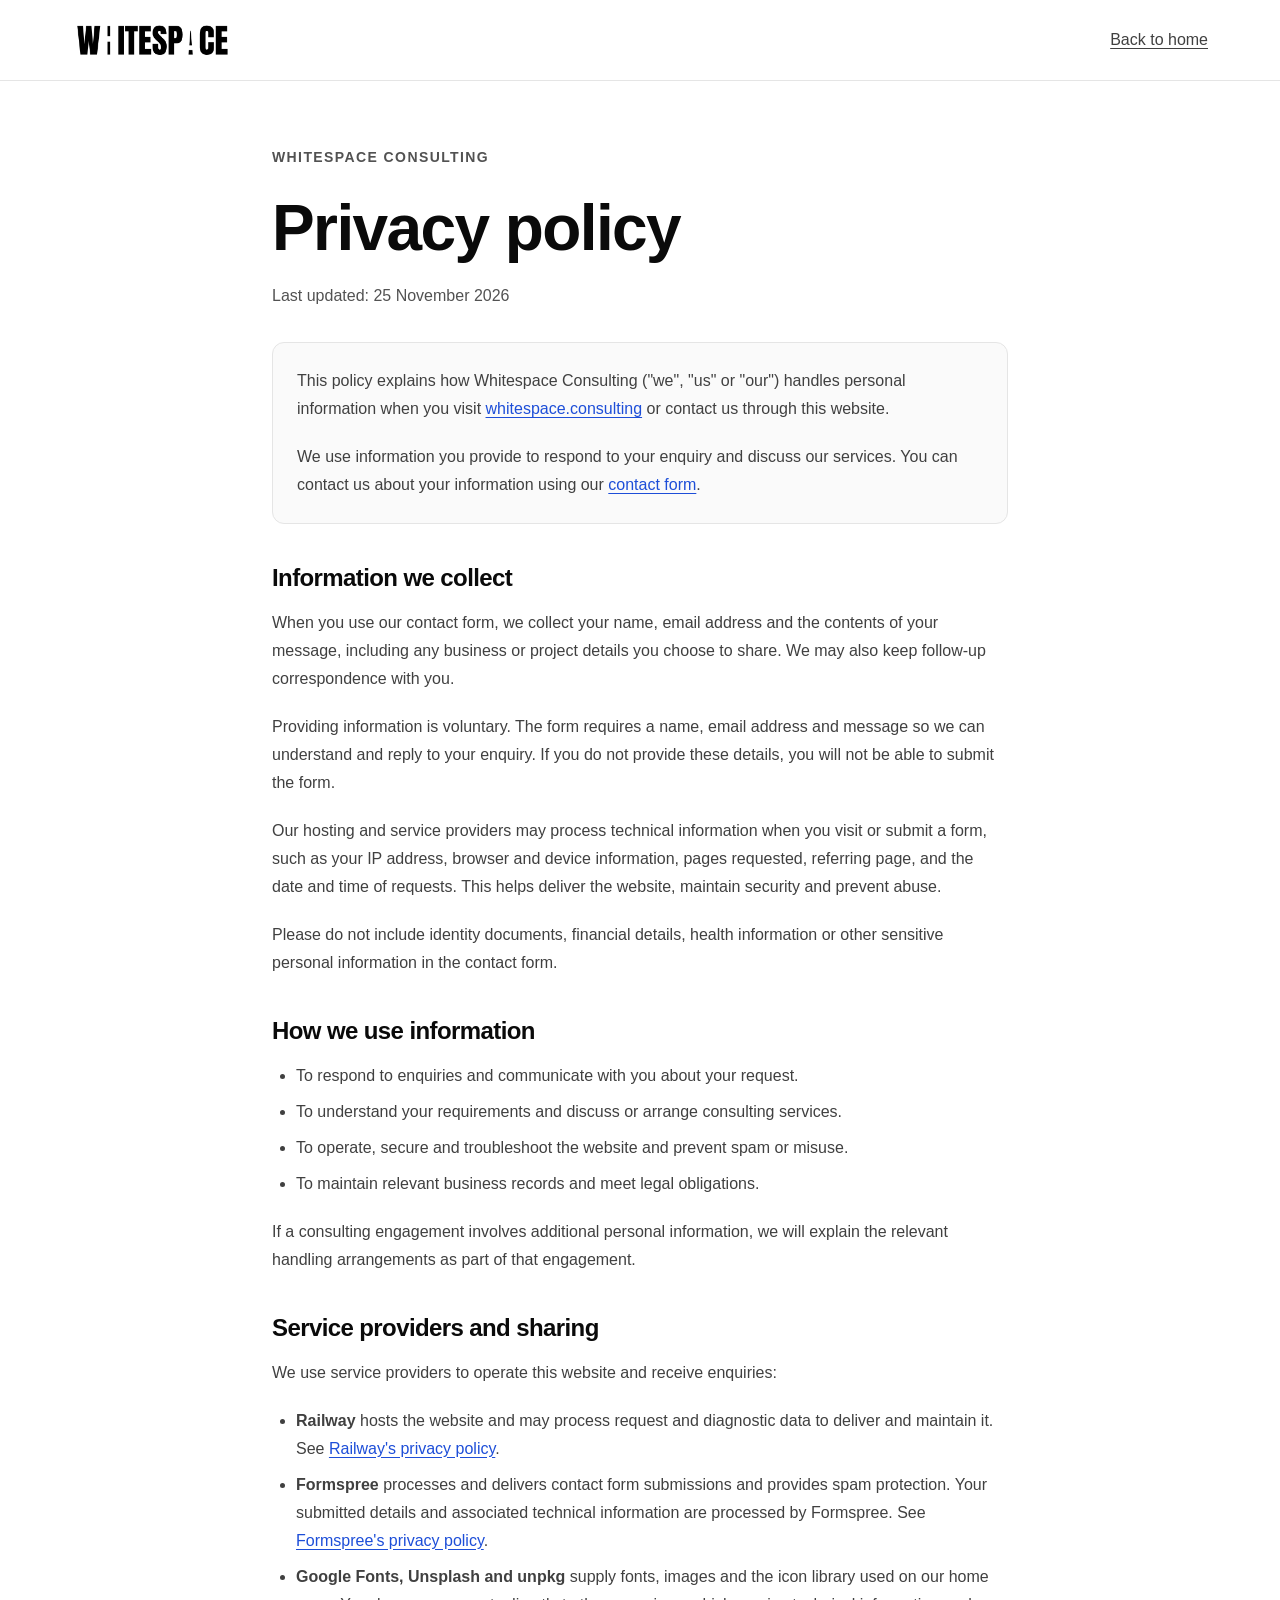
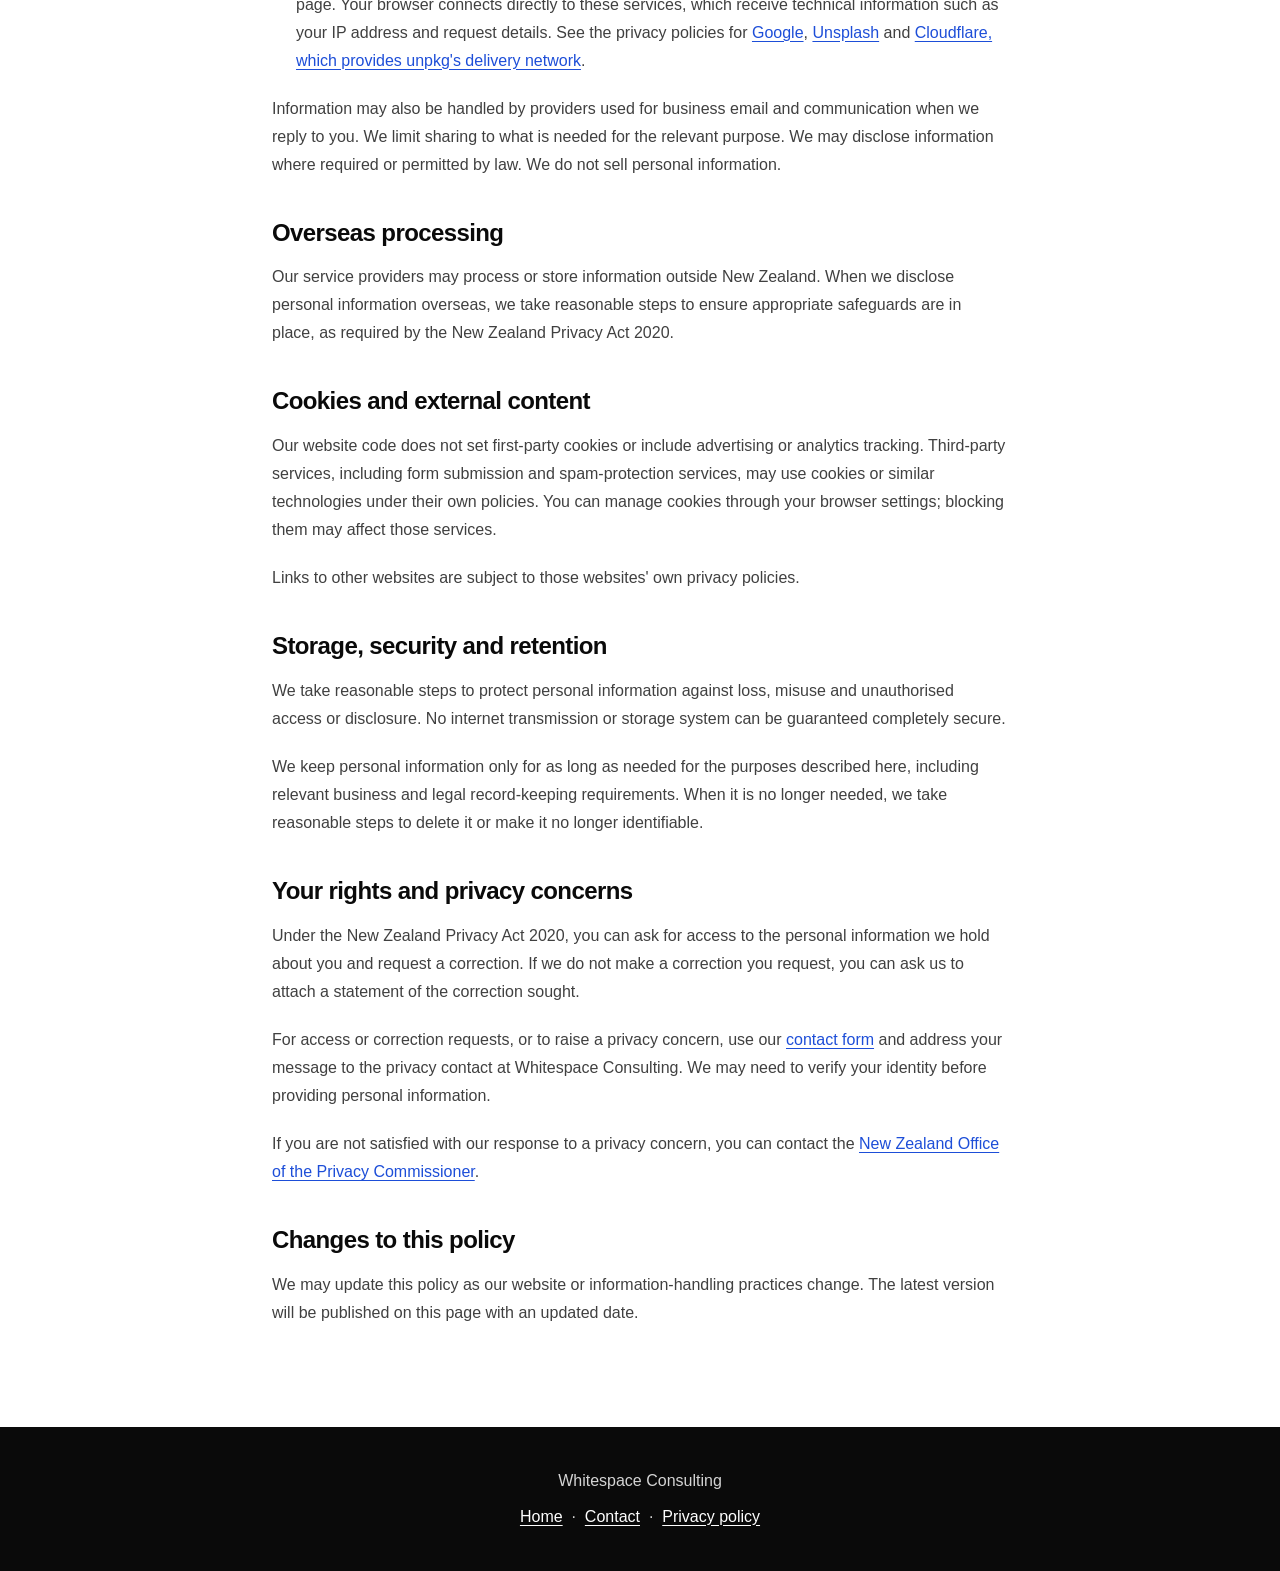
<file: privacy.html>
<!DOCTYPE html>
<html lang="en-NZ">
<head>
    <meta charset="UTF-8">
    <meta name="viewport" content="width=device-width, initial-scale=1.0">
    <meta name="description" content="How Whitespace Consulting collects, uses, stores and shares personal information, and how to contact us about your privacy.">
    <title>Privacy Policy | Whitespace Consulting</title>
    <style>
        * { box-sizing: border-box; }
        :root { color-scheme: light; }
        body { margin: 0; background: #fff; color: #404040; font-family: -apple-system, BlinkMacSystemFont, 'Segoe UI', sans-serif; font-size: 1rem; line-height: 1.75; }
        a { color: #1d4ed8; text-underline-offset: .2em; }
        a:hover { color: #0a0a0a; }
        a:focus-visible { outline: 3px solid #2563eb; outline-offset: 5px; border-radius: 2px; }
        .skip-link { position: absolute; left: 1rem; top: -5rem; background: #fff; padding: .75rem; z-index: 2; }
        .skip-link:focus { top: 1rem; }
        header { border-bottom: 1px solid #e5e5e5; }
        nav { max-width: 1200px; margin: auto; padding: 1.25rem 2rem; display: flex; gap: 1.5rem; align-items: center; justify-content: space-between; }
        .logo { display: inline-flex; }
        .logo img { height: 40px; width: auto; max-width: 100%; object-fit: contain; }
        .home-link { color: #404040; font-weight: 500; flex-shrink: 0; }
        main { max-width: 800px; margin: auto; padding: 4rem 2rem 5rem; overflow-wrap: break-word; }
        .eyebrow { text-transform: uppercase; letter-spacing: .1em; font-size: .875rem; font-weight: 600; color: #525252; }
        h1, h2 { color: #0a0a0a; line-height: 1.2; letter-spacing: -.025em; }
        h1 { font-size: clamp(2.5rem, 7vw, 4rem); margin: .75rem 0 1rem; }
        h2 { font-size: 1.5rem; margin: 2.5rem 0 1rem; }
        p, ul { margin: 0 0 1.25rem; }
        ul { padding-left: 1.5rem; }
        li { margin-bottom: .5rem; }
        .updated { color: #525252; }
        .summary { padding: 1.5rem; margin: 2rem 0; border: 1px solid #e5e5e5; border-radius: 12px; background: #fafafa; }
        .summary p:last-child { margin-bottom: 0; }
        footer { background: #0a0a0a; color: #d4d4d4; padding: 2rem; text-align: center; }
        footer a { color: #fff; }
        footer a:hover { color: #d4d4d4; }
        footer p { margin: .5rem 0; }
        @media (max-width: 480px) { nav { padding: 1rem; } main { padding: 2.5rem 1.25rem 3rem; } }
    </style>
</head>
<body>
    <a class="skip-link" href="#main">Skip to content</a>
    <header>
        <nav aria-label="Main navigation">
            <a class="logo" href="./" aria-label="Whitespace Consulting home"><img src="Whitespace_logo.png" alt="Whitespace"></a>
            <a class="home-link" href="./">Back to home</a>
        </nav>
    </header>
    <main id="main">
        <p class="eyebrow">Whitespace Consulting</p>
        <h1>Privacy policy</h1>
        <p class="updated">Last updated: <time datetime="2026-11-25">25 November 2026</time></p>
        <div class="summary">
            <p>This policy explains how Whitespace Consulting ("we", "us" or "our") handles personal information when you visit <a href="https://whitespace.consulting">whitespace.consulting</a> or contact us through this website.</p>
            <p>We use information you provide to respond to your enquiry and discuss our services. You can contact us about your information using our <a href="./#contact">contact form</a>.</p>
        </div>

        <h2>Information we collect</h2>
        <p>When you use our contact form, we collect your name, email address and the contents of your message, including any business or project details you choose to share. We may also keep follow-up correspondence with you.</p>
        <p>Providing information is voluntary. The form requires a name, email address and message so we can understand and reply to your enquiry. If you do not provide these details, you will not be able to submit the form.</p>
        <p>Our hosting and service providers may process technical information when you visit or submit a form, such as your IP address, browser and device information, pages requested, referring page, and the date and time of requests. This helps deliver the website, maintain security and prevent abuse.</p>
        <p>Please do not include identity documents, financial details, health information or other sensitive personal information in the contact form.</p>

        <h2>How we use information</h2>
        <ul>
            <li>To respond to enquiries and communicate with you about your request.</li>
            <li>To understand your requirements and discuss or arrange consulting services.</li>
            <li>To operate, secure and troubleshoot the website and prevent spam or misuse.</li>
            <li>To maintain relevant business records and meet legal obligations.</li>
        </ul>
        <p>If a consulting engagement involves additional personal information, we will explain the relevant handling arrangements as part of that engagement.</p>

        <h2>Service providers and sharing</h2>
        <p>We use service providers to operate this website and receive enquiries:</p>
        <ul>
            <li><strong>Railway</strong> hosts the website and may process request and diagnostic data to deliver and maintain it. See <a href="https://railway.com/legal/privacy">Railway's privacy policy</a>.</li>
            <li><strong>Formspree</strong> processes and delivers contact form submissions and provides spam protection. Your submitted details and associated technical information are processed by Formspree. See <a href="https://formspree.io/legal/privacy-policy/">Formspree's privacy policy</a>.</li>
            <li><strong>Google Fonts, Unsplash and unpkg</strong> supply fonts, images and the icon library used on our home page. Your browser connects directly to these services, which receive technical information such as your IP address and request details. See the privacy policies for <a href="https://policies.google.com/privacy">Google</a>, <a href="https://unsplash.com/privacy">Unsplash</a> and <a href="https://www.cloudflare.com/privacypolicy/">Cloudflare, which provides unpkg's delivery network</a>.</li>
        </ul>
        <p>Information may also be handled by providers used for business email and communication when we reply to you. We limit sharing to what is needed for the relevant purpose. We may disclose information where required or permitted by law. We do not sell personal information.</p>

        <h2>Overseas processing</h2>
        <p>Our service providers may process or store information outside New Zealand. When we disclose personal information overseas, we take reasonable steps to ensure appropriate safeguards are in place, as required by the New Zealand Privacy Act 2020.</p>

        <h2>Cookies and external content</h2>
        <p>Our website code does not set first-party cookies or include advertising or analytics tracking. Third-party services, including form submission and spam-protection services, may use cookies or similar technologies under their own policies. You can manage cookies through your browser settings; blocking them may affect those services.</p>
        <p>Links to other websites are subject to those websites' own privacy policies.</p>

        <h2>Storage, security and retention</h2>
        <p>We take reasonable steps to protect personal information against loss, misuse and unauthorised access or disclosure. No internet transmission or storage system can be guaranteed completely secure.</p>
        <p>We keep personal information only for as long as needed for the purposes described here, including relevant business and legal record-keeping requirements. When it is no longer needed, we take reasonable steps to delete it or make it no longer identifiable.</p>

        <h2>Your rights and privacy concerns</h2>
        <p>Under the New Zealand Privacy Act 2020, you can ask for access to the personal information we hold about you and request a correction. If we do not make a correction you request, you can ask us to attach a statement of the correction sought.</p>
        <p>For access or correction requests, or to raise a privacy concern, use our <a href="./#contact">contact form</a> and address your message to the privacy contact at Whitespace Consulting. We may need to verify your identity before providing personal information.</p>
        <p>If you are not satisfied with our response to a privacy concern, you can contact the <a href="https://www.privacy.org.nz/">New Zealand Office of the Privacy Commissioner</a>.</p>

        <h2>Changes to this policy</h2>
        <p>We may update this policy as our website or information-handling practices change. The latest version will be published on this page with an updated date.</p>
    </main>
    <footer>
        <p>Whitespace Consulting</p>
        <p><a href="./">Home</a> &nbsp;·&nbsp; <a href="./#contact">Contact</a> &nbsp;·&nbsp; <a href="privacy.html" aria-current="page">Privacy policy</a></p>
    </footer>
</body>
</html>
</file>
